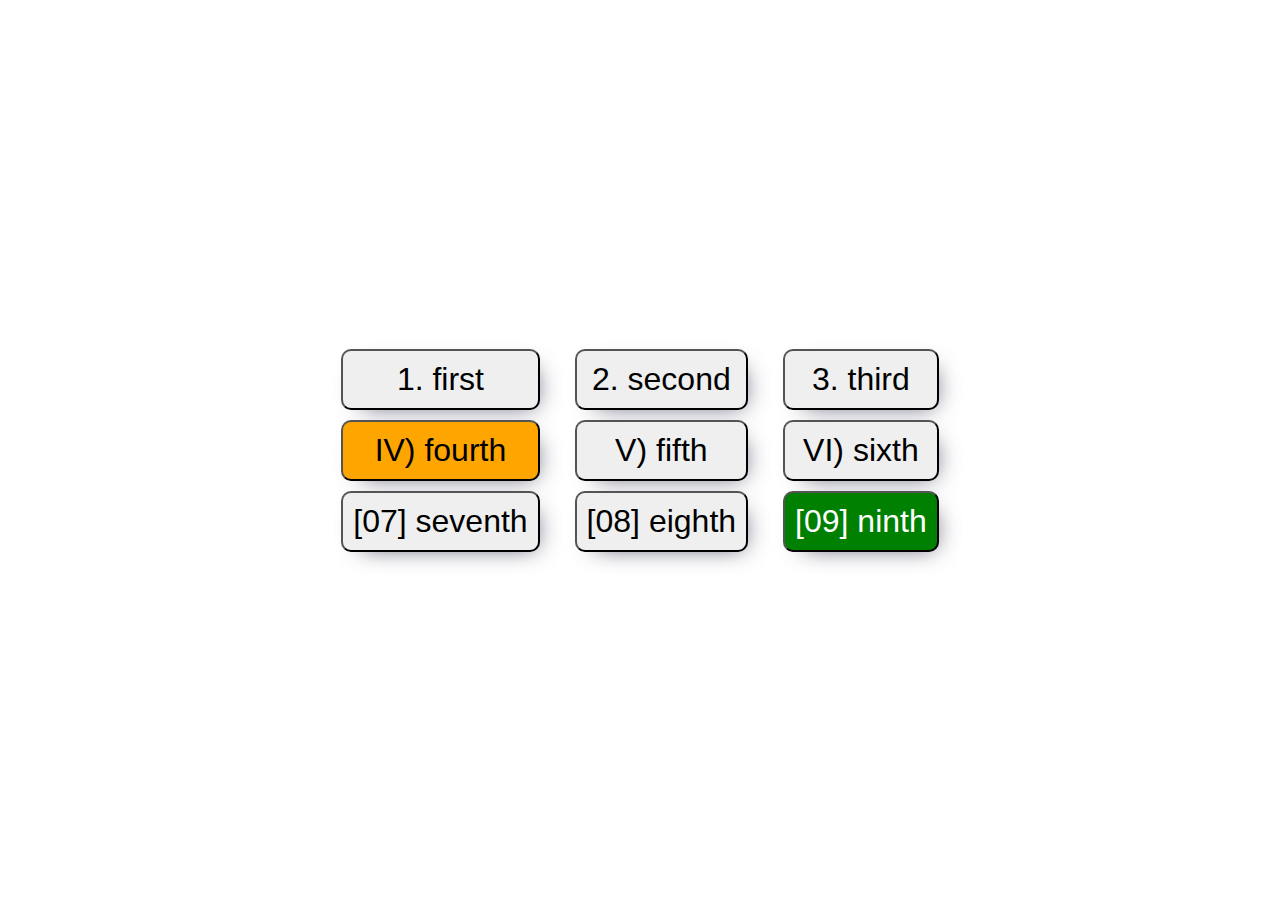
<file: index.html>
<!DOCTYPE HTML>
<html lang="pl">

<head>
  <meta http-equiv="Content-Type" content="text/html; charset=utf-8" />
  <meta http-equiv="Content-Language" content="pl" />
  <meta name="description" content="" />
  <meta name="keywords" content="" />
  <link rel="stylesheet" href="style.css">
  <title>103-103</title>
</head>

<body>

  <main class="container">
    <button class="btn row-1">first</button>
    <button class="btn row-1">second</button>
    <button class="btn row-1">third</button>
    <button class="btn row-2">fourth</button>
    <button class="btn row-2">fifth</button>
    <button class="btn row-2">sixth</button>
    <button class="btn row-3">seventh</button>
    <button class="btn row-3">eighth</button>
    <button class="btn row-3">ninth</button>
  </main>
</body>

</html>
</file>
<file: style.css>
*{
margin: 0;
padding: 0;
box-sizing: border-box;
}


.container {
	display:grid;
	grid-template-columns: max-content max-content max-content;
  align-content: center;
  justify-content: center;
  height: 100vh;
  gap: 10px 35px;
}
	
}
body{
	height: 100vh;
}


.btn{
	  counter-increment: i;
	    font-size: 2rem;
border-radius: 10px;
padding: 10px 10px 10px 10px;
  box-shadow: 8px 8px 24px -13px rgba(66, 68, 90, 1);
}
.row-1::before {
    content: counter(i) ". ";
}


.row-2::before {
        content: counter(i, upper-roman) ") ";
}


.row-3::before {
        content: "[" counter(i, decimal-leading-zero) "] ";
}


button:nth-of-type(4){
background-color: orange;
}	


button:nth-of-type(9){
background-color: green;
color: white;
}	

.btn:hover{
	color: white;
	
}

button:nth-of-type(4):hover{
background-color: green;
color: yellow;
}	
button:nth-of-type(9):hover{
background-color: blue;
color: black;
}	

button:active{
	
box-shadow: -0px 0px 0px 0px rgba(66, 68, 90, 1);}
</file>
